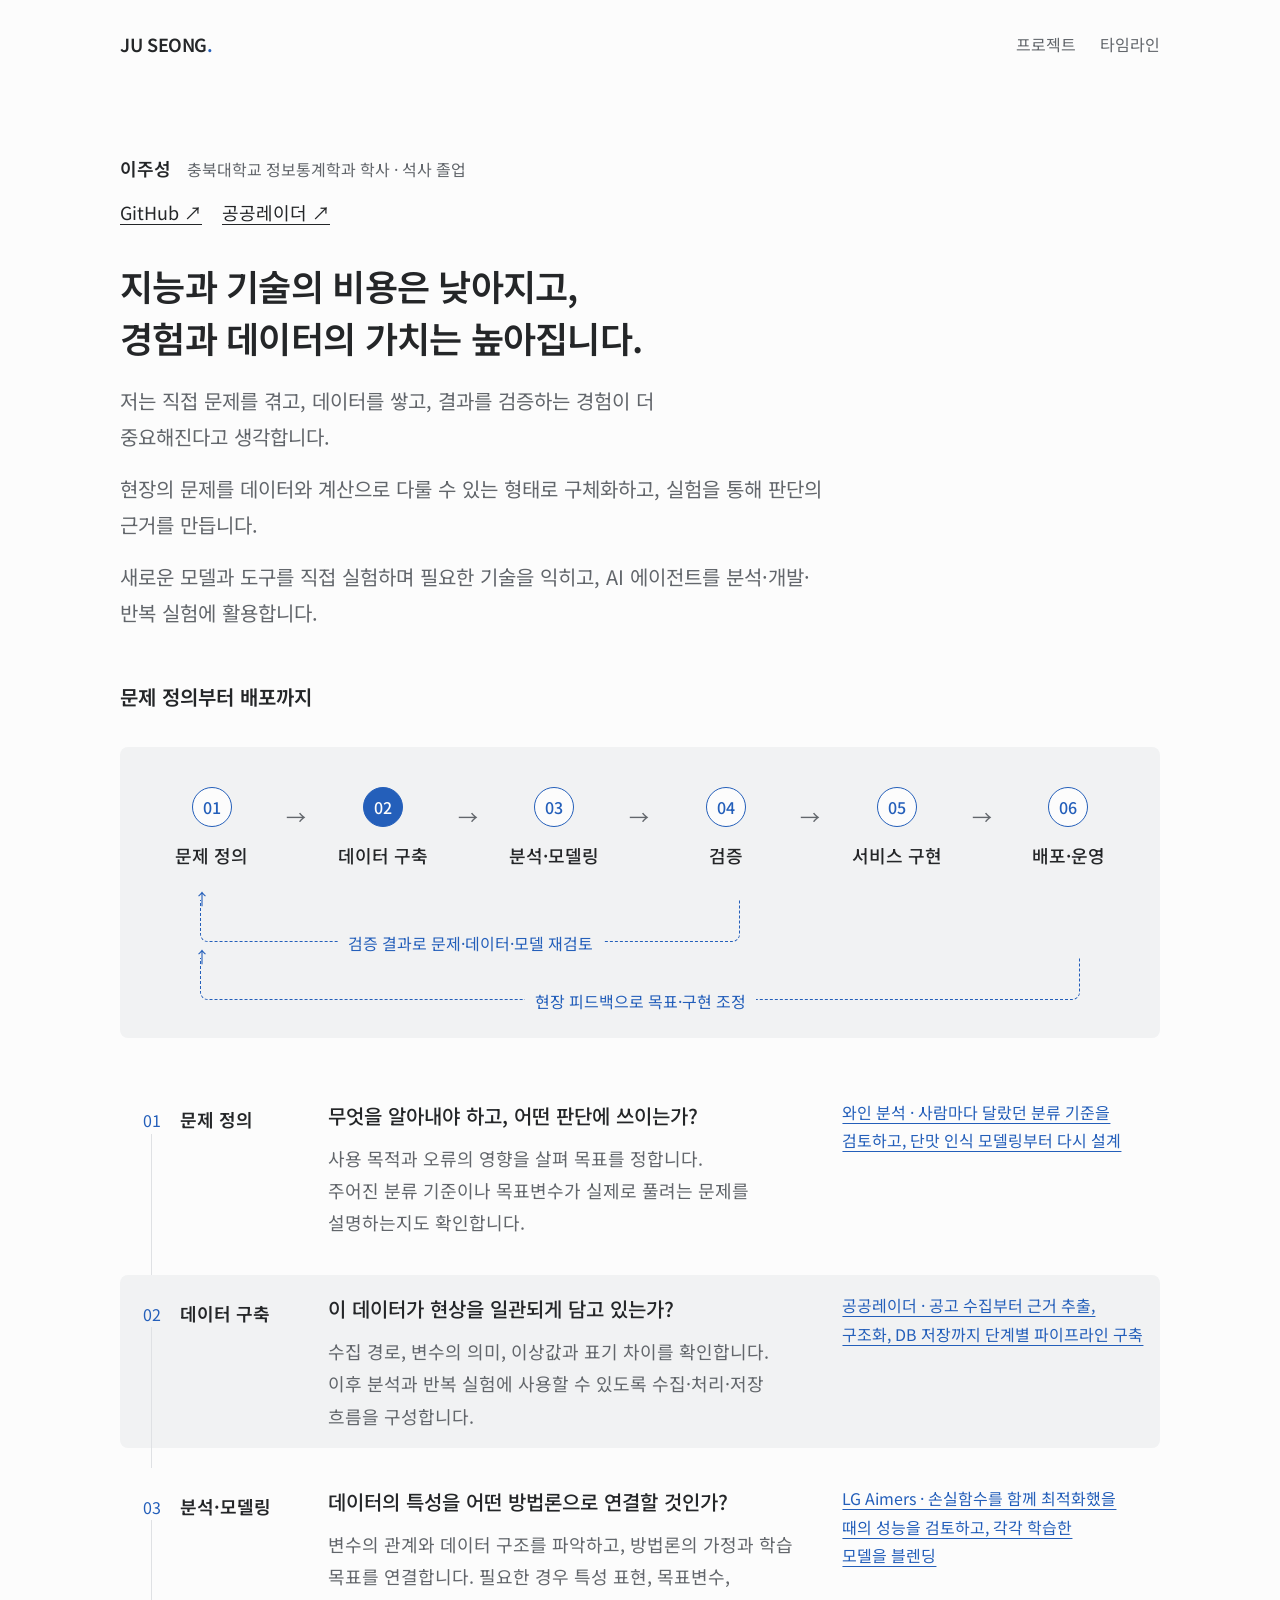
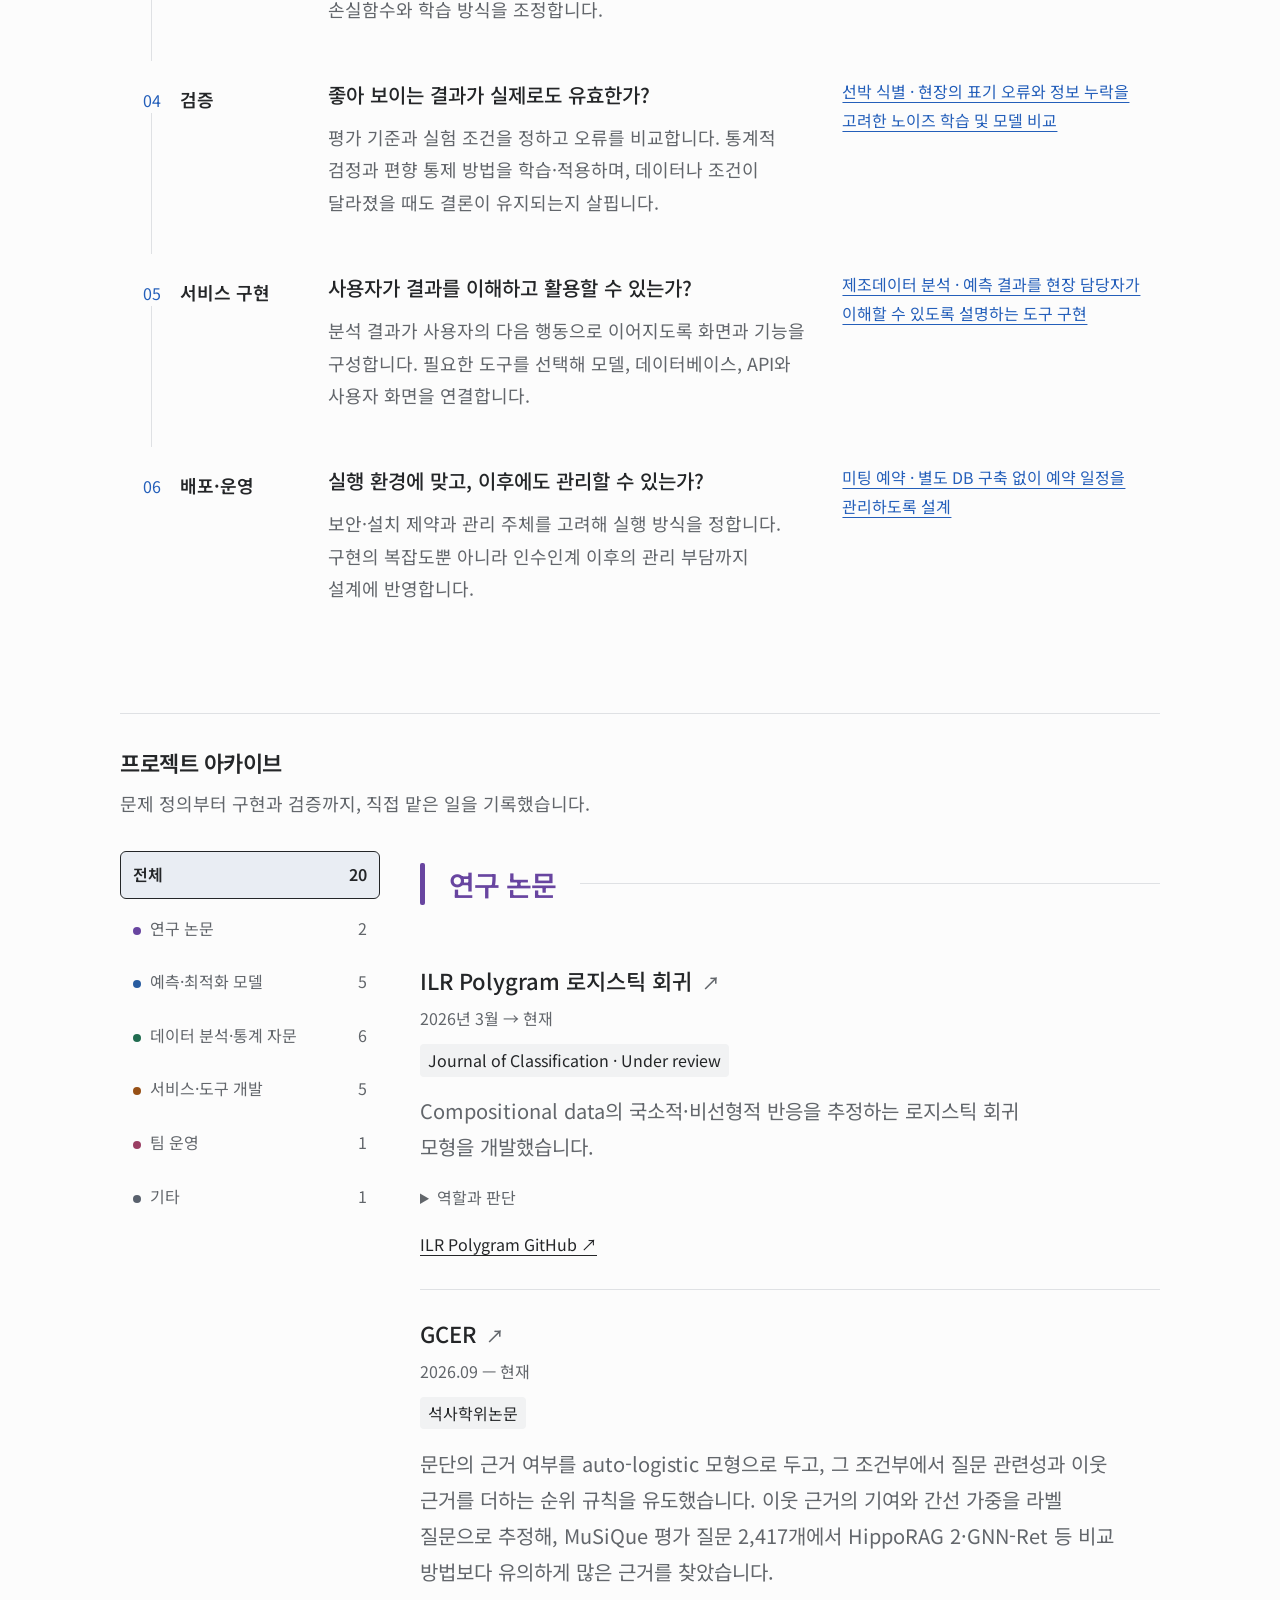
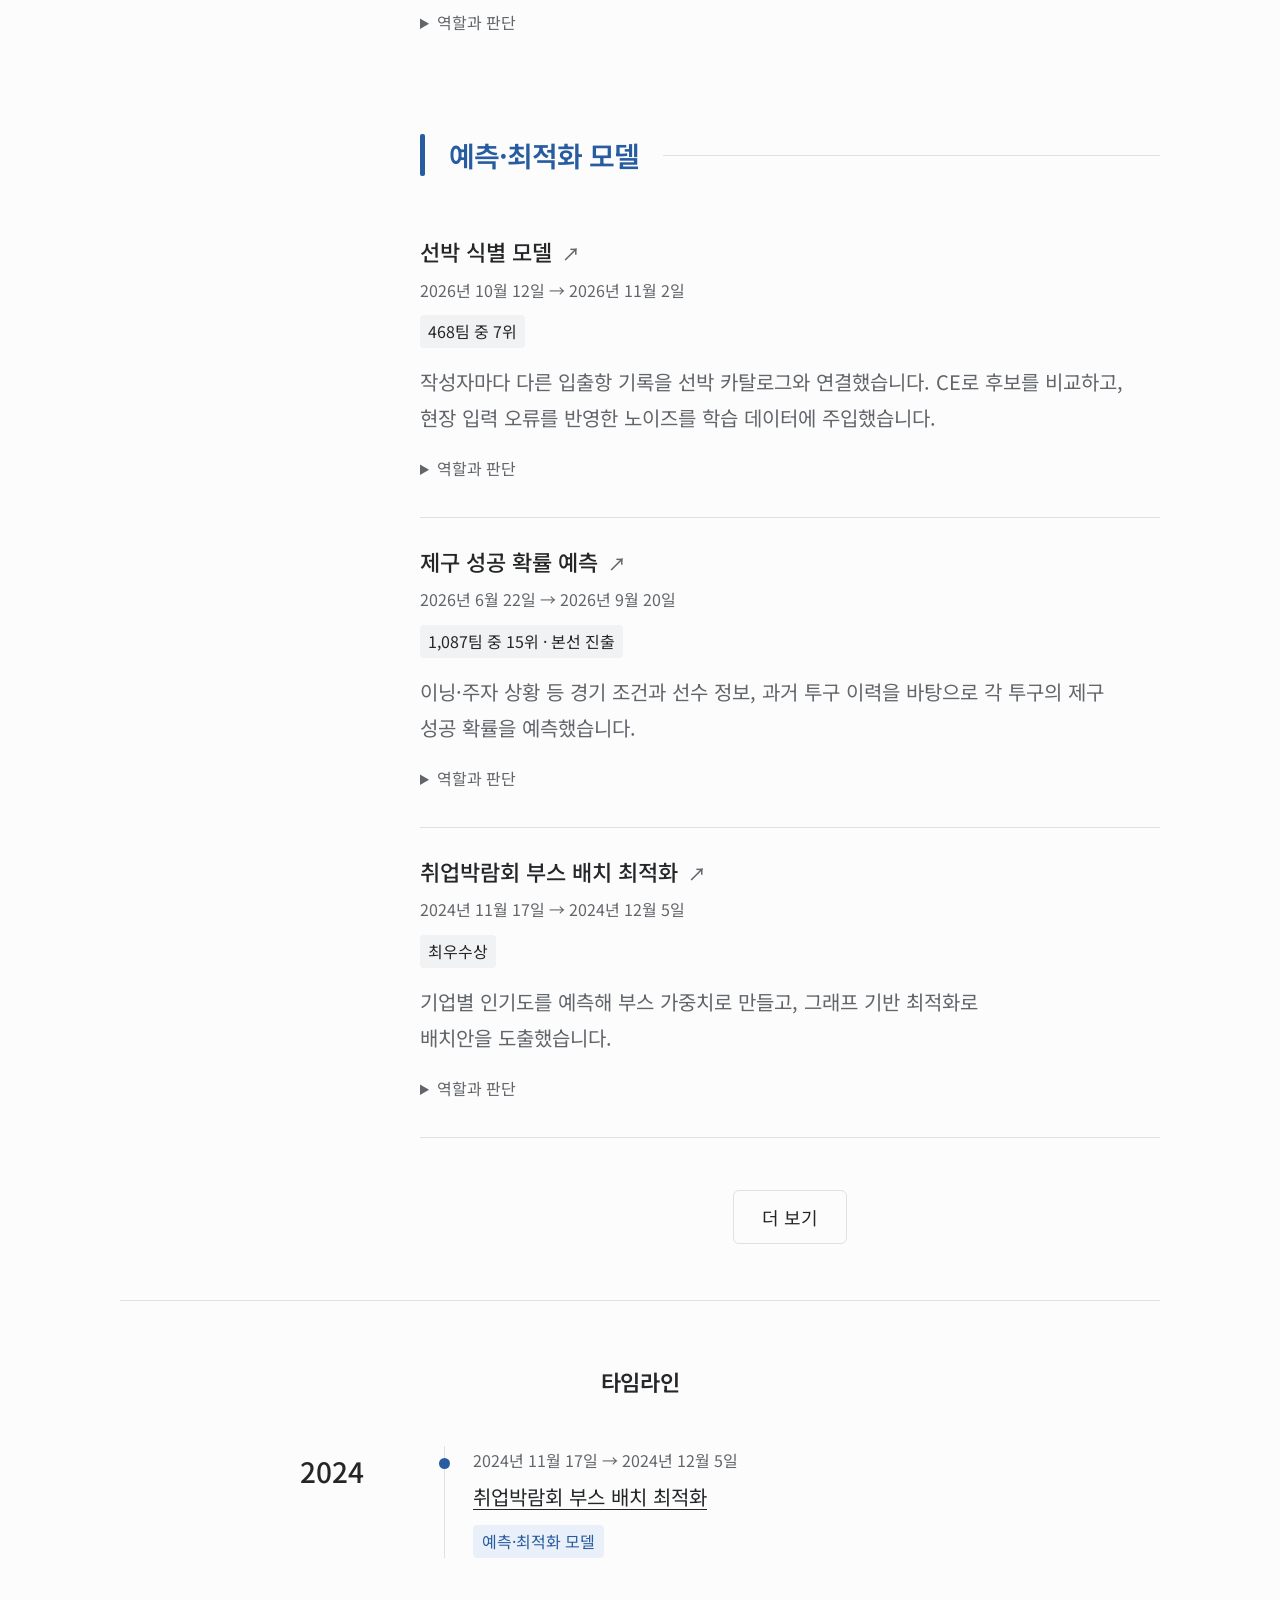
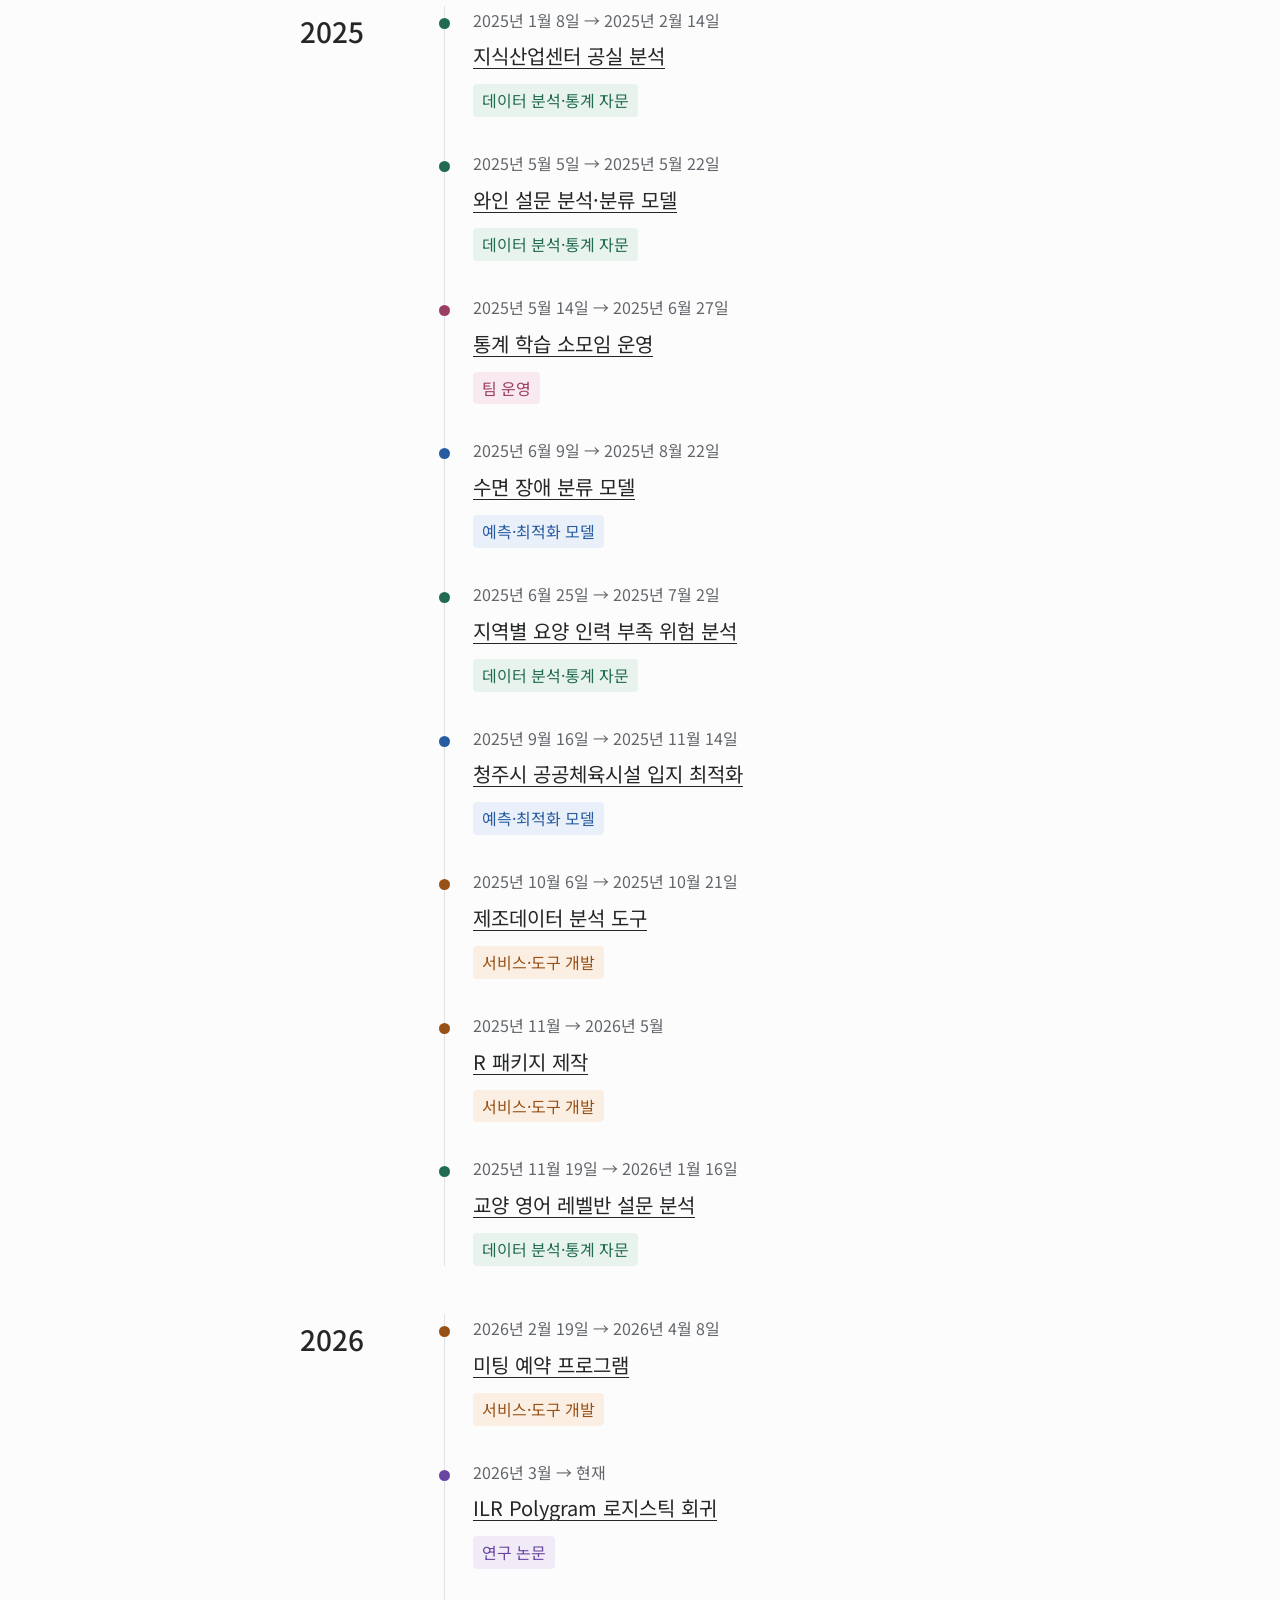
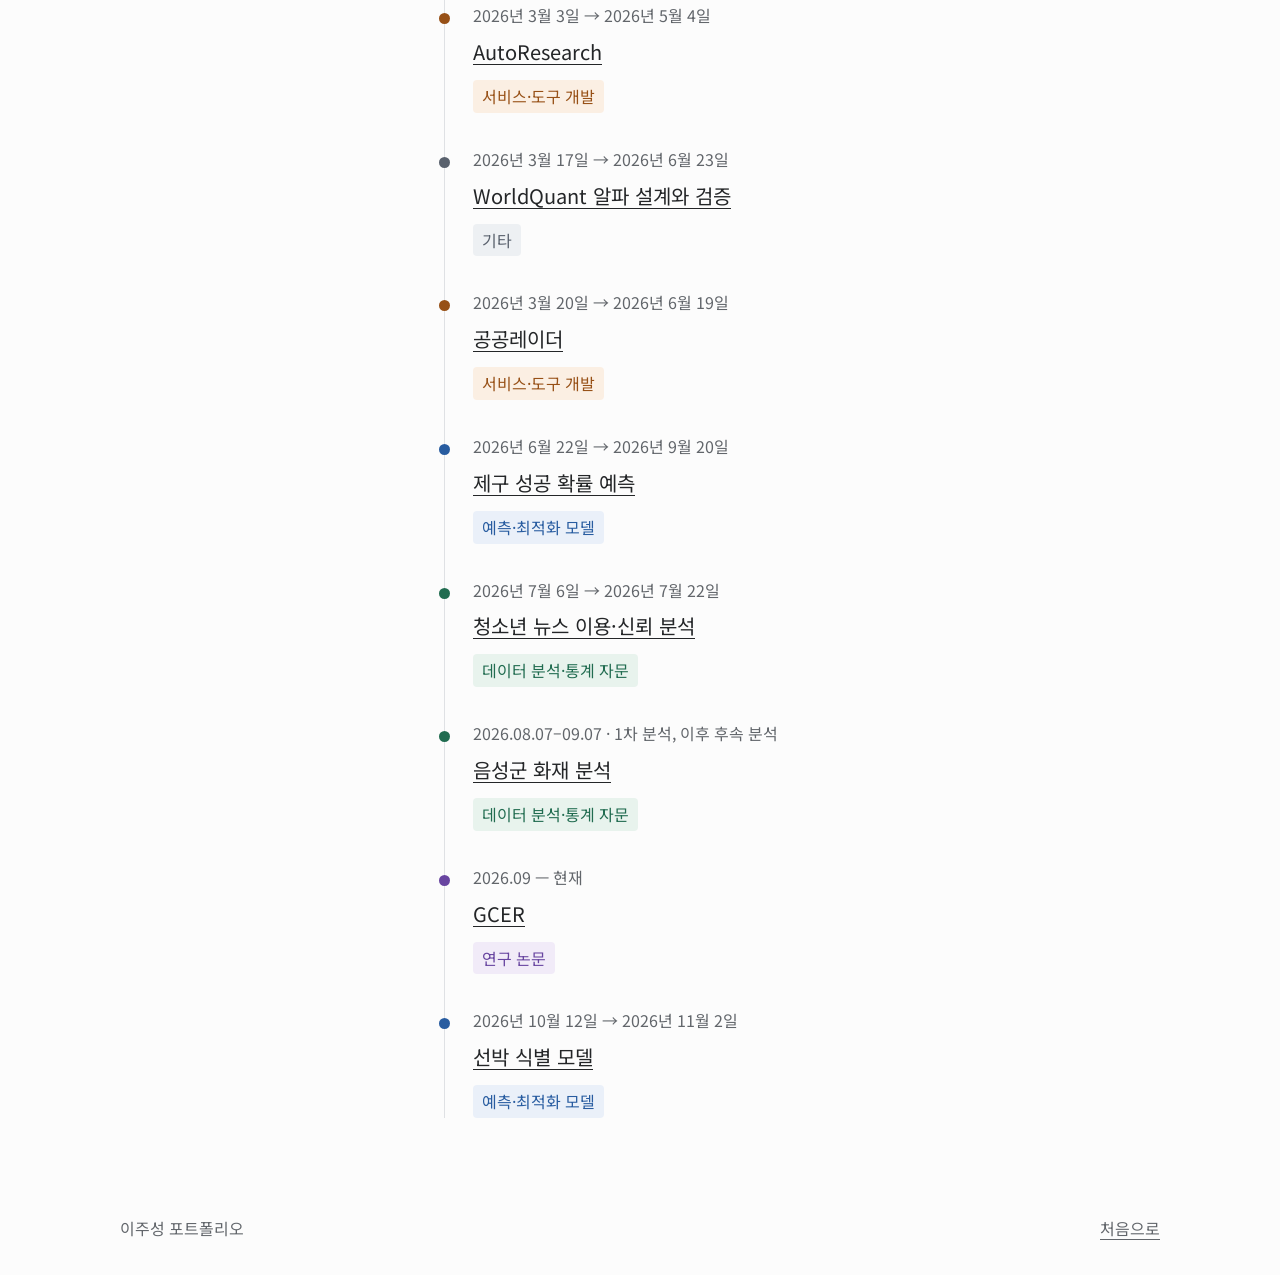
<file: index.html>
<!doctype html>
<html lang="ko">
  <head>
    <meta charset="UTF-8">
    <meta name="viewport" content="width=device-width, initial-scale=1">
    <meta name="robots" content="noindex, nofollow">
    <meta http-equiv="Cache-Control" content="no-cache, no-store, must-revalidate">
    <meta
      name="description"
      content="데이터와 계산으로 문제를 구체화하고, 결과를 검증하며 AI 에이전트로 분석과 개발의 범위를 넓히는 이주성의 포트폴리오"
    >
    <title>이주성 | 포트폴리오</title>
    <meta property="og:title" content="이주성 | 포트폴리오">
    <link rel="stylesheet" href="./portfolio.css?v=20261109-12">
    <script src="./portfolio-content.js?v=20261109-9" defer></script>
    <script src="./site.js?v=20261109-11" defer></script>
  </head>
  <body>
    <a class="skip-link" href="#top">본문으로 건너뛰기</a>
    <header class="site-header">
      <a class="brand" href="#top" aria-label="포트폴리오 처음으로">JU SEONG<span>.</span></a>
      <nav class="site-nav" aria-label="주요 메뉴">
        <a href="#projects">프로젝트</a>
        <a href="#timeline">타임라인</a>
      </nav>
    </header>

    <main id="top" tabindex="-1">
      <section class="hero section-shell" aria-labelledby="hero-title">
        <div class="hero-copy">
          <div class="profile-summary" aria-label="프로필 요약">
            <div class="profile-meta">
              <strong id="profile-name"></strong>
              <span id="profile-education"></span>
            </div>
            <div class="hero-links" id="hero-links"></div>
          </div>
          <h1 id="hero-title"></h1>
          <div class="hero-lead" id="hero-lead"></div>
        </div>
        <section class="skills" aria-labelledby="skills-title">
          <h2 id="skills-title">문제 정의부터 배포까지</h2>
          <nav class="process-map" aria-label="개발 과정 도식 — 단계를 선택하면 판단과 사례로 이동합니다">
            <ol class="process-nodes" id="process-nodes"></ol>
            <div class="process-return process-return-validation"><span>검증 결과로 문제·데이터·모델 재검토</span></div>
            <div class="process-return process-return-field"><span>현장 피드백으로 목표·구현 조정</span></div>
          </nav>
          <ol class="skills-list" id="skills-list"></ol>
        </section>
      </section>

      <section class="section-shell projects-section" id="projects" aria-labelledby="projects-title">
        <div class="section-heading">
          <div>
            <h2 id="projects-title">프로젝트 아카이브</h2>
            <p>문제 정의부터 구현과 검증까지, 직접 맡은 일을 기록했습니다.</p>
          </div>
        </div>
        <div class="archive-layout">
          <div class="archive-navigation">
            <div class="filter-bar" id="filter-bar" role="group" aria-label="프로젝트 분야 필터"></div>
            <p class="sr-only" id="filter-result" role="status"></p>
          </div>
          <div>
            <div id="project-archive"></div>
            <button class="load-more" id="load-more" type="button" aria-controls="project-archive">더 보기</button>
          </div>
        </div>
      </section>

      <section class="section-shell timeline-section" id="timeline" aria-labelledby="timeline-title">
        <div class="section-heading">
          <h2 id="timeline-title">타임라인</h2>
        </div>
        <div id="project-timeline"></div>
      </section>
    </main>

    <footer class="site-footer section-shell">
      <p>이주성 포트폴리오</p>
      <a href="#top">처음으로</a>
    </footer>
  </body>
</html>
</file>
<file: portfolio.css>
@import url('https://fonts.googleapis.com/css2?family=Noto+Sans+KR:wght@400;500;600;700&display=swap');

:root {
  color-scheme: light;
  --paper: #fcfcfc;
  --surface: #f1f2f3;
  --ink: #242628;
  --muted: #62666b;
  --line: #dfe1e4;
  --accent: #245fba;
  --selected: #e9edf3;
  --text-small: 1rem;
  --text-label: 1.125rem;
  --text-body: 1.25rem;
  --max: 1040px;
}
* { box-sizing: border-box; }
[data-category="research"] { --category-color: #6845a0; --category-surface: #f1ebf8; }
[data-category="modeling"] { --category-color: #285ca0; --category-surface: #eaf0f9; }
[data-category="analysis"] { --category-color: #216c50; --category-surface: #e8f3ed; }
[data-category="development"] { --category-color: #975016; --category-surface: #fbefe3; }
[data-category="leadership"] { --category-color: #9a3e63; --category-surface: #f8eaf0; }
[data-category="other"] { --category-color: #59616d; --category-surface: #edf0f3; }
html { scroll-padding-block-start: 32px; -webkit-font-smoothing: antialiased; -moz-osx-font-smoothing: grayscale; }
body { margin: 0; background: var(--paper); color: var(--ink); font-family: 'Noto Sans KR', 'Apple SD Gothic Neo', sans-serif; font-size: var(--text-body); line-height: 1.8; word-break: keep-all; overflow-wrap: break-word; }
a { color: inherit; text-underline-offset: .22em; text-decoration-thickness: from-font; }
button { font: inherit; }
button, summary { -webkit-tap-highlight-color: transparent; }
:focus-visible { outline: 2px solid var(--accent); outline-offset: 4px; border-radius: 3px; }
::selection { color: var(--paper); background: var(--accent); }
[hidden] { display: none !important; }
p, li, dd { text-wrap: pretty; }
h1,h2,h3,h4 { text-wrap: balance; }
.section-shell { width: min(calc(100% - 64px), var(--max)); margin-inline: auto; }
.skip-link { position: absolute; inset-inline-start: 24px; top: -100px; padding: 12px; background: var(--paper); z-index: 10; }
.skip-link:focus { top: 12px; }
.site-header { width: min(calc(100% - 64px), var(--max)); margin-inline: auto; display: flex; align-items: center; justify-content: space-between; min-height: 88px; gap: 24px; }
.brand { font-size: var(--text-label); letter-spacing: -.02em; font-weight: 600; text-decoration: none; }
.brand span { color: var(--accent); }
.site-nav { display: flex; align-items: center; gap: 24px; }
.site-nav a { display: inline-flex; align-items: center; min-height: 40px; font-size: var(--text-small); color: var(--muted); text-decoration: none; }
.hero { padding-block: 64px 64px; }
.hero-copy { max-width: 740px; }
.profile-summary { margin-bottom: 30px; }
.profile-meta { display: flex; align-items: baseline; flex-wrap: wrap; gap: 8px 16px; }
.profile-meta strong { font-size: 1.125rem; font-weight: 600; }
.profile-meta span { color: var(--muted); font-size: var(--text-small); }
.hero-links { display: flex; flex-wrap: wrap; gap: 20px; margin-top: 12px; font-size: var(--text-label); }
.hero-links a { min-height: 24px; }
.hero h1 { font-size: clamp(1.75rem, 3vw, 2.25rem); line-height: 1.45; letter-spacing: -.02em; font-weight: 600; margin: 0; white-space: pre-line; }
.hero-lead { max-width: 65ch; font-size: var(--text-body); line-height: 1.8; margin: 20px 0 24px; color: var(--muted); }
.skills { margin-top: 48px; }
.skills h2 { font-size: 1.25rem; font-weight: 600; margin: 0 0 16px; }
.hero-lead p { margin: 0; }
.hero-lead p + p { margin-top: 16px; }
.process-map { margin-block: 32px 44px; padding: 28px 20px 20px; background: var(--surface); border-radius: 8px; }
.process-nodes { display: grid; grid-template-columns: repeat(6, minmax(0, 1fr)); gap: 28px; list-style: none; padding: 0; margin: 0; }
.process-node { position: relative; min-width: 0; }
.process-node:not(:last-child)::after { content: '→'; position: absolute; inset-inline-end: -23px; top: 24px; color: var(--muted); }
.process-link { display: flex; flex-direction: column; align-items: center; gap: 12px; padding: 12px 4px; text-align: center; text-decoration: none; font-size: var(--text-label); font-weight: 500; }
.process-number { display: grid; place-items: center; width: 40px; height: 40px; border: 1px solid var(--accent); border-radius: 50%; background: var(--paper); color: var(--accent); font-size: var(--text-small); font-variant-numeric: tabular-nums; }
.process-return { position: relative; margin-inline-start: 6%; margin-top: 16px; min-height: 42px; border: 1px dashed var(--accent); border-top: 0; border-radius: 0 0 8px 8px; text-align: center; color: var(--accent); font-size: var(--text-small); }
.process-return::before { content: '↑'; position: absolute; inset-inline-start: -7px; top: -16px; }
.process-return span { position: relative; top: 29px; padding-inline: 10px; background: var(--surface); }
.process-return-validation { width: 54%; }
.process-return-field { width: 88%; margin-bottom: 18px; }
.skill-row.is-selected { background: var(--surface); border-radius: 8px; }
.process-link[aria-current="step"] .process-number { color: var(--paper); background: var(--accent); }
.skill-select { font: inherit; color: inherit; text-align: start; padding: 4px 0; background: none; border: 0; cursor: pointer; min-height: 44px; }
.skills-list { display: grid; gap: 20px; list-style: none; padding: 0; margin: 28px 0; }
.skill-row { position: relative; display: grid; grid-template-columns: 160px minmax(0, 1.6fr) minmax(0, 1fr); gap: 32px; padding: 16px; cursor: pointer; }
.skill-row:not(:last-child)::before { content: ''; position: absolute; inset-inline-start: 31px; top: 52px; bottom: -20px; border-inline-start: 1px solid var(--line); }
.skill-stage { display: flex; align-items: baseline; gap: 12px; }
.skill-number { display: inline-flex; justify-content: center; min-width: 32px; color: var(--accent); font-size: var(--text-small); font-variant-numeric: tabular-nums; }
.skill-stage h3 { margin: 0; font-size: var(--text-label); font-weight: 600; }
.skill-question { margin: 0 0 8px; font-weight: 500; font-size: var(--text-body); }
.skill-description { margin: 0; color: var(--muted); font-size: var(--text-label); }
.skill-example { align-self: start; color: var(--accent); font-size: var(--text-small); }
.projects-section { padding-block: 32px 56px; border-top: 1px solid var(--line); }
.section-heading { margin-block-end: 32px; }
.section-heading h2 { font-size: 1.375rem; font-weight: 600; letter-spacing: -.02em; line-height: 1.5; margin: 0 0 8px; }
.section-heading p { margin: 0; color: var(--muted); font-size: var(--text-label); }
.archive-layout { display: grid; grid-template-columns: 260px minmax(0, 1fr); gap: 40px; align-items: start; }
.archive-navigation { position: sticky; top: 32px; }
.filter-bar { display: flex; flex-direction: column; gap: 6px; }
.filter { display: flex; align-items: center; justify-content: space-between; gap: 14px; width: 100%; text-align: start; min-height: 44px; padding: 10px 12px; border: 1px solid transparent; border-radius: 6px; background: transparent; color: var(--muted); cursor: pointer; font-size: var(--text-small); line-height: 1.6; }
.filter.active { color: var(--ink); background: var(--selected); border-color: var(--ink); font-weight: 600; }
.filter-count { font-size: var(--text-small); font-variant-numeric: tabular-nums; }
.filter-label { white-space: nowrap; }
.filter:not([data-category="all"]) .filter-label::before { content: ""; display: inline-block; width: 8px; height: 8px; margin-inline-end: 9px; border-radius: 50%; background: var(--category-color); }
.filter.active:not([data-category="all"]) { color: var(--category-color); background: var(--category-surface); border-color: var(--category-color); }
.sr-only { position: absolute; width: 1px; height: 1px; padding: 0; margin: -1px; overflow: hidden; clip-path: inset(50%); white-space: nowrap; border: 0; }
.load-more { display: block; margin: 28px auto 0; padding: 10px 28px; min-height: 44px; border: 1px solid var(--line); border-radius: 6px; background: var(--paper); color: var(--ink); font-size: var(--text-label); cursor: pointer; }
.archive-group { margin-block-end: 52px; }
.archive-group:last-child { margin-bottom: 0; }
.archive-group-title { display: flex; align-items: center; gap: 24px; font-size: 1.75rem; font-weight: 600; letter-spacing: -.035em; line-height: 1.5; margin: 0 0 20px; padding-block: 12px; }
.archive-group-title::after { content: ''; flex: 1; min-width: 32px; height: 1px; background: var(--line); }
.archive-group-title { color: var(--category-color); }
.archive-group-title::before { content: ""; width: 5px; align-self: stretch; background: var(--category-color); border-radius: 2px; }
.project { min-width: 0; padding-block: 26px 30px; border-bottom: 1px solid var(--line); }
.project:last-child { border: 0; }
.project-header { display: flex; flex-direction: column; gap: 8px; }
.project-identity h4 { font-size: 1.375rem; font-weight: 500; line-height: 1.6; margin: 0; }
.project-title-link { text-decoration: none; display: inline; }
.project-arrow { color: var(--muted); font-size: var(--text-label); margin-inline-start: 10px; display: inline-block; }
.project-period { font-size: var(--text-small); font-variant-numeric: tabular-nums; color: var(--muted); margin: 6px 0 0; }
.status { display: inline-block; font-size: var(--text-small); color: var(--ink); padding: 2px 8px; background: var(--surface); border-radius: 4px; }
.project-summary { font-size: var(--text-body); color: var(--muted); margin: 16px 0 14px; line-height: 1.8; max-width: 65ch; }
.project-expand summary { font-size: var(--text-small); color: var(--muted); cursor: pointer; min-height: 32px; padding-block: 4px; }
.project-expand[open] { margin-bottom: 16px; }
.project-expand[open] summary { color: var(--ink); }
.project-subtitle { font-size: var(--text-small); color: var(--muted); margin: 20px 0 0; }
.project-details { margin: 0; }
.project-detail { padding-block: 24px; border-bottom: 1px solid var(--line); }
.project-detail dt { font-size: var(--text-label); font-weight: 600; margin-bottom: 12px; }
.project-detail dd { margin: 0; color: var(--muted); font-size: var(--text-body); line-height: 1.85; max-width: 65ch; }
.project-detail ul { padding-inline-start: 20px; margin: 0; }
.project-detail li + li { margin-top: 16px; }
.project-expand .project-details { display: grid; gap: 24px; margin-top: 20px; padding: 24px; background: var(--surface); border-radius: 8px; }
.project-expand .project-detail { padding: 0; border: 0; }
.project-expand dt { margin-bottom: 8px; }
.project-expand dd { font-size: var(--text-body); max-width: 42ch; color: var(--ink); }
.project-links { display: flex; flex-wrap: wrap; gap: 20px; margin-top: 14px; font-size: var(--text-small); }
.project-links a { min-height: 24px; }
.project-media { margin: 24px 0; }
.project-media img { display: block; width: 100%; height: auto; outline: 1px solid rgb(0 0 0 / .1); outline-offset: -1px; border-radius: 6px; }
figcaption { font-size: var(--text-small); color: var(--muted); margin-top: 12px; line-height: 1.7; }
.site-footer { display: flex; justify-content: space-between; gap: 24px; padding-block: 32px; color: var(--muted); font-size: var(--text-small); }
.site-footer p { margin: 0; }
.site-footer a { min-height: 24px; }
.project-detail-page { max-width: 960px; padding-block: 40px 72px; }
.back-link { display: inline-block; min-height: 40px; font-size: var(--text-label); margin-bottom: 28px; }
.eyebrow { font-size: var(--text-small); color: var(--muted); margin: 0 0 12px; }
.project-page-title { font-size: clamp(1.75rem, 4vw, 2.5rem); font-weight: 600; line-height: 1.45; letter-spacing: -.02em; margin: 12px 0; }
.project-page-subtitle { font-size: var(--text-label); color: var(--muted); margin: 16px 0; }
.project-page-lead { font-size: var(--text-body); line-height: 1.85; max-width: 65ch; margin: 32px 0; }
.project-page-links { margin-top: 32px; }
.case-map { padding: 24px; margin-block: 32px 48px; background: var(--surface); border-radius: 8px; }
.case-map-nodes { display: grid; grid-auto-flow: column; grid-auto-columns: minmax(0, 1fr); gap: 28px; margin: 0; padding: 0; list-style: none; }
.case-map-node { position: relative; min-width: 0; }
.case-map-node:not(:last-child)::after { content: '→'; position: absolute; top: 28px; inset-inline-end: -23px; color: var(--muted); }
.case-map-link { display: block; padding-block: 8px 16px; text-decoration: none; border-bottom: 3px solid transparent; }
.case-map-label { display: block; font-size: var(--text-small); color: var(--accent); margin-bottom: 12px; }
.case-map-link strong { font-size: var(--text-label); font-weight: 500; line-height: 1.65; text-decoration: underline; text-underline-offset: .22em; }
.case-map-link[aria-current="step"] { border-bottom-color: var(--accent); }
.case-section { margin-block: 48px; padding-block: 24px 0; border-top: 1px solid var(--line); }
.case-stage-label { color: var(--muted); font-size: var(--text-small); margin: 0 0 8px; }
.case-section-title { font-size: 1.5rem; line-height: 1.5; font-weight: 600; margin: 0 0 28px; border-inline-start: 3px solid transparent; padding-inline-start: 12px; }
.case-section:target .case-section-title { border-inline-start-color: var(--accent); color: var(--accent); }
.case-subheading { font-size: var(--text-body); font-weight: 600; margin: 32px 0 12px; }
.case-prose { max-width: 65ch; color: var(--muted); font-size: var(--text-body); line-height: 1.85; }
.case-prose p { margin: 0; }
.case-prose p + p { margin-top: 20px; }
.case-decision { padding: 24px; background: var(--surface); border-radius: 8px; }
.case-decision .case-subheading { margin-top: 0; }
.case-decision .case-prose { color: var(--ink); }
.project-visual { margin: 36px 0; }
.visual-title { font-size: 1.375rem; line-height: 1.5; margin: 0 0 24px; }
.paper-figure-link { display: block; max-width: 100%; width: fit-content; margin-inline: auto; }
.paper-figure-link img { display: block; width: 100%; height: auto; max-height: 680px; object-fit: contain; }
.paper-figure-link img[src$=".svg"] { max-height: none; }
.paper-figure-source { font-size: var(--text-small); color: var(--muted); margin: 16px 0; }
.project-visual figcaption { padding-top: 16px; border-top: 1px solid var(--line); }
.system-lane + .system-lane { margin-top: 32px; }
.system-lane-title { font-size: var(--text-label); font-weight: 600; margin: 0 0 16px; }
.system-stages { display: grid; grid-template-columns: repeat(3, minmax(0, 1fr)); gap: 24px; list-style: none; padding: 0; margin: 0; }
.system-stages-2 { grid-template-columns: repeat(2, minmax(0, 1fr)); }
.system-stages-4 { grid-template-columns: repeat(4, minmax(0, 1fr)); }
.system-stage { position: relative; min-width: 0; }
.system-stage:not(:last-child)::after { content: '→'; position: absolute; top: 44px; inset-inline-end: -22px; color: var(--accent); }
.system-stage-label { font-size: var(--text-small); color: var(--muted); margin: 0 0 10px; }
.system-node { padding: 16px 12px; background: var(--surface); border-top: 2px solid var(--accent); }
.system-node + .system-node { margin-top: 12px; }
.system-node strong { display: block; font-size: var(--text-label); font-weight: 600; }
.system-node p { font-size: var(--text-small); color: var(--muted); margin: 10px 0 0; }
.system-loop { border-inline-start: 1px dashed var(--accent); border-bottom: 1px dashed var(--accent); border-radius: 0 0 0 8px; padding: 12px 16px; margin-top: 20px; color: var(--accent); font-size: var(--text-label); }
.evidence-table { width: 100%; border-collapse: collapse; table-layout: fixed; font-size: var(--text-label); line-height: 1.7; }
.evidence-table th, .evidence-table td { padding: 14px 12px; text-align: start; vertical-align: top; border-bottom: 1px solid var(--line); overflow-wrap: anywhere; }
.evidence-table thead th { background: var(--surface); font-weight: 600; border-top: 1px solid var(--line); }
.evidence-table tbody th { font-weight: 500; }
.evidence-table td { color: var(--muted); }
.table-scroll { overflow-x: auto; }
.numeric-table { table-layout: auto; min-width: 640px; font-variant-numeric: tabular-nums; }
.numeric-table th:not(:first-child), .numeric-table td { text-align: end; }
.numeric-table td { white-space: nowrap; }
.table-highlight th, .table-highlight td { font-weight: 600; color: var(--ink); border-block: 1px solid var(--ink); }
.visual-unit { font-size: var(--text-small); color: var(--muted); margin: 0 0 16px; }
.bar-axis { display: flex; justify-content: space-between; border-bottom: 1px solid var(--line); font-size: var(--text-small); color: var(--muted); padding-bottom: 6px; }
.bar-rows, .composition-legend { padding: 0; margin: 20px 0; list-style: none; }
.bar-row + .bar-row { margin-top: 24px; }
.bar-label { display: flex; justify-content: space-between; align-items: baseline; gap: 16px; font-size: var(--text-label); margin-bottom: 8px; }
.bar-label strong { white-space: nowrap; font-variant-numeric: tabular-nums; }
.bar-track { height: 24px; background: var(--surface); border-inline-start: 1px solid var(--muted); }
.bar-fill { height: 100%; background: var(--accent); }
.bar-reference { background: var(--muted); }
.cohort-conditions { padding-inline-start: 24px; font-size: var(--text-label); margin-bottom: 24px; }
.cohort-conditions li + li { margin-top: 8px; }
.composition-track { display: flex; height: 40px; }
.composition-0 { --segment-color: var(--accent); }
.composition-1 { --segment-color: var(--muted); }
.composition-segment { background: var(--segment-color); }
.composition-legend { display: grid; grid-template-columns: 1fr 1fr; gap: 20px; }
.composition-key { border-inline-start: 4px solid var(--segment-color); padding-inline-start: 12px; font-size: var(--text-label); }
.composition-key strong { display: block; margin-top: 6px; font-variant-numeric: tabular-nums; }
.workflow-figure,.architecture-figure{margin:40px 0 64px;padding:30px;background:var(--surface);border:1px solid var(--line)}
.workflow-figure h3,.architecture-title{font-size:1.3rem;line-height:1.6;margin:0 0 24px}
.workflow-steps{list-style:none;display:grid;grid-template-columns:repeat(4,minmax(0,1fr));gap:26px;padding:0}
.workflow-steps li{position:relative;border-top:2px solid var(--accent);padding-top:14px}
.workflow-steps li:not(:last-child)::after{content:'→';position:absolute;top:20px;right:-22px;color:var(--accent)}
.workflow-number{font-family:monospace;color:var(--accent);font-size:var(--text-small)}
.workflow-steps h4{font-size:var(--text-label);margin:10px 0}
.workflow-steps p{color:var(--muted);font-size:var(--text-label)}
.workflow-figure figcaption{border-top:1px solid var(--line);padding-top:18px;margin-top:24px}
.workflow-parallel{grid-template-columns:repeat(3,minmax(0,1fr))}
.workflow-parallel li:first-child{grid-column:1;grid-row:1/3}
.workflow-parallel li:nth-child(2){grid-column:2;grid-row:1}
.workflow-parallel li:nth-child(3){grid-column:2;grid-row:2}
.workflow-parallel li:last-child{grid-column:3;grid-row:1/3}
.architecture-lanes{display:grid;gap:24px}
.architecture-stage-title{font-size:var(--text-label);color:var(--accent)}
.architecture-flow{display:flex;flex-wrap:wrap;gap:14px}
.architecture-node{flex:1 1 160px;border:1px solid var(--line);background:var(--paper);padding:16px}
.architecture-node strong,.architecture-node span{display:block;font-size:var(--text-label)}
.architecture-node span{margin-top:8px;font-size:var(--text-small);color:var(--muted)}
.technical-deep-dive{margin-top:72px}
.technical-deep-dive-title{font-size:1.75rem;letter-spacing:-.04em}
.technical-section{border-top:1px solid var(--line);padding-block:26px}
.technical-section-heading{display:flex;gap:18px;align-items:baseline}
.technical-section-number{color:var(--accent);font-size:var(--text-small)}
.technical-section-heading h4{font-size:1.125rem;margin:0}
.technical-list{color:var(--muted);font-size:var(--text-body);padding-left:22px}
.technical-list li{margin-top:18px;line-height:2}

.timeline-section { padding-block: 64px; border-top: 1px solid var(--line); }
.timeline-section > .section-heading { text-align: center; }
#project-timeline { max-width: 680px; margin-inline: auto; }
.timeline-year { display: grid; grid-template-columns: 112px minmax(0, 1fr); gap: 32px; margin-top: 48px; }
.timeline-year h3 { margin: 0; font-size: 1.75rem; font-weight: 500; font-variant-numeric: tabular-nums; }
.timeline-list { list-style: none; margin: 0; padding: 0; border-inline-start: 1px solid var(--line); }
.timeline-item { position: relative; padding-block: 0 32px; padding-inline-start: 28px; }
.timeline-item:last-child { padding-bottom: 0; }
.timeline-item::before { content: ""; position: absolute; inset-inline-start: -6px; top: 12px; width: 11px; height: 11px; border-radius: 50%; background: var(--category-color); }
.timeline-period, .timeline-category { margin: 0; color: var(--muted); font-size: var(--text-small); }
.timeline-category { display: table; margin-top: 6px; padding: 2px 9px; border-radius: 4px; color: var(--category-color); background: var(--category-surface); }
.timeline-link { display: inline-block; padding-block: 4px; font-size: var(--text-body); }
@media (hover: hover) {
  .filter:not(.active):hover { background: var(--surface); color: var(--ink); }
  a:hover, summary:hover { color: var(--accent); }
  .project-title-link:hover { text-decoration: underline; }
}
@media (prefers-reduced-motion: no-preference) {
  html { scroll-behavior: smooth; }
  .filter { transition: background-color 120ms ease-out; }
}
@media (max-width: 800px) {
  .system-stages { grid-template-columns: 1fr; gap: 32px; }
  .system-stage:not(:last-child)::after { content: '↓'; top: auto; bottom: -30px; inset-inline-start: 12px; inset-inline-end: auto; }
  .case-map-nodes { grid-auto-flow: row; grid-auto-columns: auto; grid-template-columns: 1fr; gap: 28px; }
  .case-map-node:not(:last-child)::after { content: '↓'; top: auto; bottom: -28px; inset-inline-start: 0; inset-inline-end: auto; }
  .case-map-link { padding-block: 0 8px; }
  .process-map { position: relative; padding: 20px 16px 20px 44px; }
  .process-nodes { grid-template-columns: 1fr; gap: 24px; }
  .process-link { flex-direction: row; text-align: start; padding: 0; }
  .process-number { flex: 0 0 40px; }
  .process-node:not(:last-child)::after { content: '↓'; inset-inline-start: 13px; inset-inline-end: auto; top: 38px; }
  .process-return { margin-inline-start: 0; width: 100%; border: 0; min-height: 0; text-align: start; }
  .process-return::before { content: '↶'; position: static; margin-inline-end: 8px; }
  .process-return span { position: static; padding: 0; }
  .process-return-validation { margin-top: 28px; }
  .process-return-field { margin-bottom: 0; }
  .process-map::before { content: ''; position: absolute; inset-inline-start: 20px; top: 40px; bottom: 32px; width: 12px; border: 1px dashed var(--accent); border-inline-end: 0; border-radius: 8px 0 0 8px; }
  .skill-row { grid-template-columns: 1fr; gap: 12px; padding-inline-start: 60px; }
  .skill-number { position: absolute; inset-inline-start: 16px; }
  .archive-layout { grid-template-columns: 1fr; gap: 28px; }
  .archive-navigation { position: static; }
  .filter-bar { flex-direction: row; flex-wrap: wrap; gap: 8px; }
  .filter { width: auto; flex: 0 1 auto; max-width: 100%; }
}
@media (max-width: 600px) {
  .timeline-year { grid-template-columns: minmax(0, 1fr); gap: 20px; }
  .timeline-list { margin-inline-start: 5px; }
  .timeline-section { padding-block: 40px; }
  .evidence-table { font-size: var(--text-small); }
  .evidence-table th, .evidence-table td { padding: 12px 8px; }
  .composition-legend { grid-template-columns: 1fr; }
  .section-shell, .site-header { width: calc(100% - 40px); }
  .site-header { gap: 16px; min-height: 76px; flex-wrap: wrap; padding-block: 12px; }
  .site-nav { gap: 16px; flex-wrap: wrap; }
  .hero { padding-block: 36px 40px; }
  .hero h1 { font-size: 1.75rem; white-space: normal; }
  .profile-meta { display: block; }
  .profile-meta span { display: block; margin-top: 8px; }
  .hero-lead { margin-block: 16px 20px; }
  .filter { padding: 8px 10px; }
  .archive-group { margin-bottom: 32px; }
  .project { padding-block: 24px; }
  .workflow-figure, .architecture-figure { padding: 20px; margin-block: 28px; }
  .workflow-steps { grid-template-columns: 1fr; gap: 28px; }
  .workflow-parallel li:nth-child(n) { grid-column: auto; grid-row: auto; }
  .workflow-steps li:not(:last-child)::after { content: '↓'; top: auto; bottom: -25px; left: 0; right: auto; }
  .workflow-parallel li:nth-child(2)::after { content: '＋'; }
  .technical-deep-dive-title { font-size: 1.375rem; }
  .site-footer { flex-wrap: wrap; }
}
@media (forced-colors: active) {
  .filter.active { border-color: Highlight; }
  .timeline-category { border: 1px solid CanvasText; }
  .timeline-item::before, .archive-group-title::before, .filter-label::before { forced-color-adjust: none; background: CanvasText !important; }
  :focus-visible { outline-color: Highlight; }
}
@media print {
  :root { --paper: white; --ink: black; --muted: #444; }
  .site-header, .archive-navigation, .skip-link, .back-link, .load-more { display: none; }
  .section-shell { width: 100%; }
  .archive-layout { display: block; }
  .archive-group[hidden] { display: block !important; }
  .hero, .projects-section { padding-block: 20px; }
  .project { break-inside: avoid; }
}
</file>
